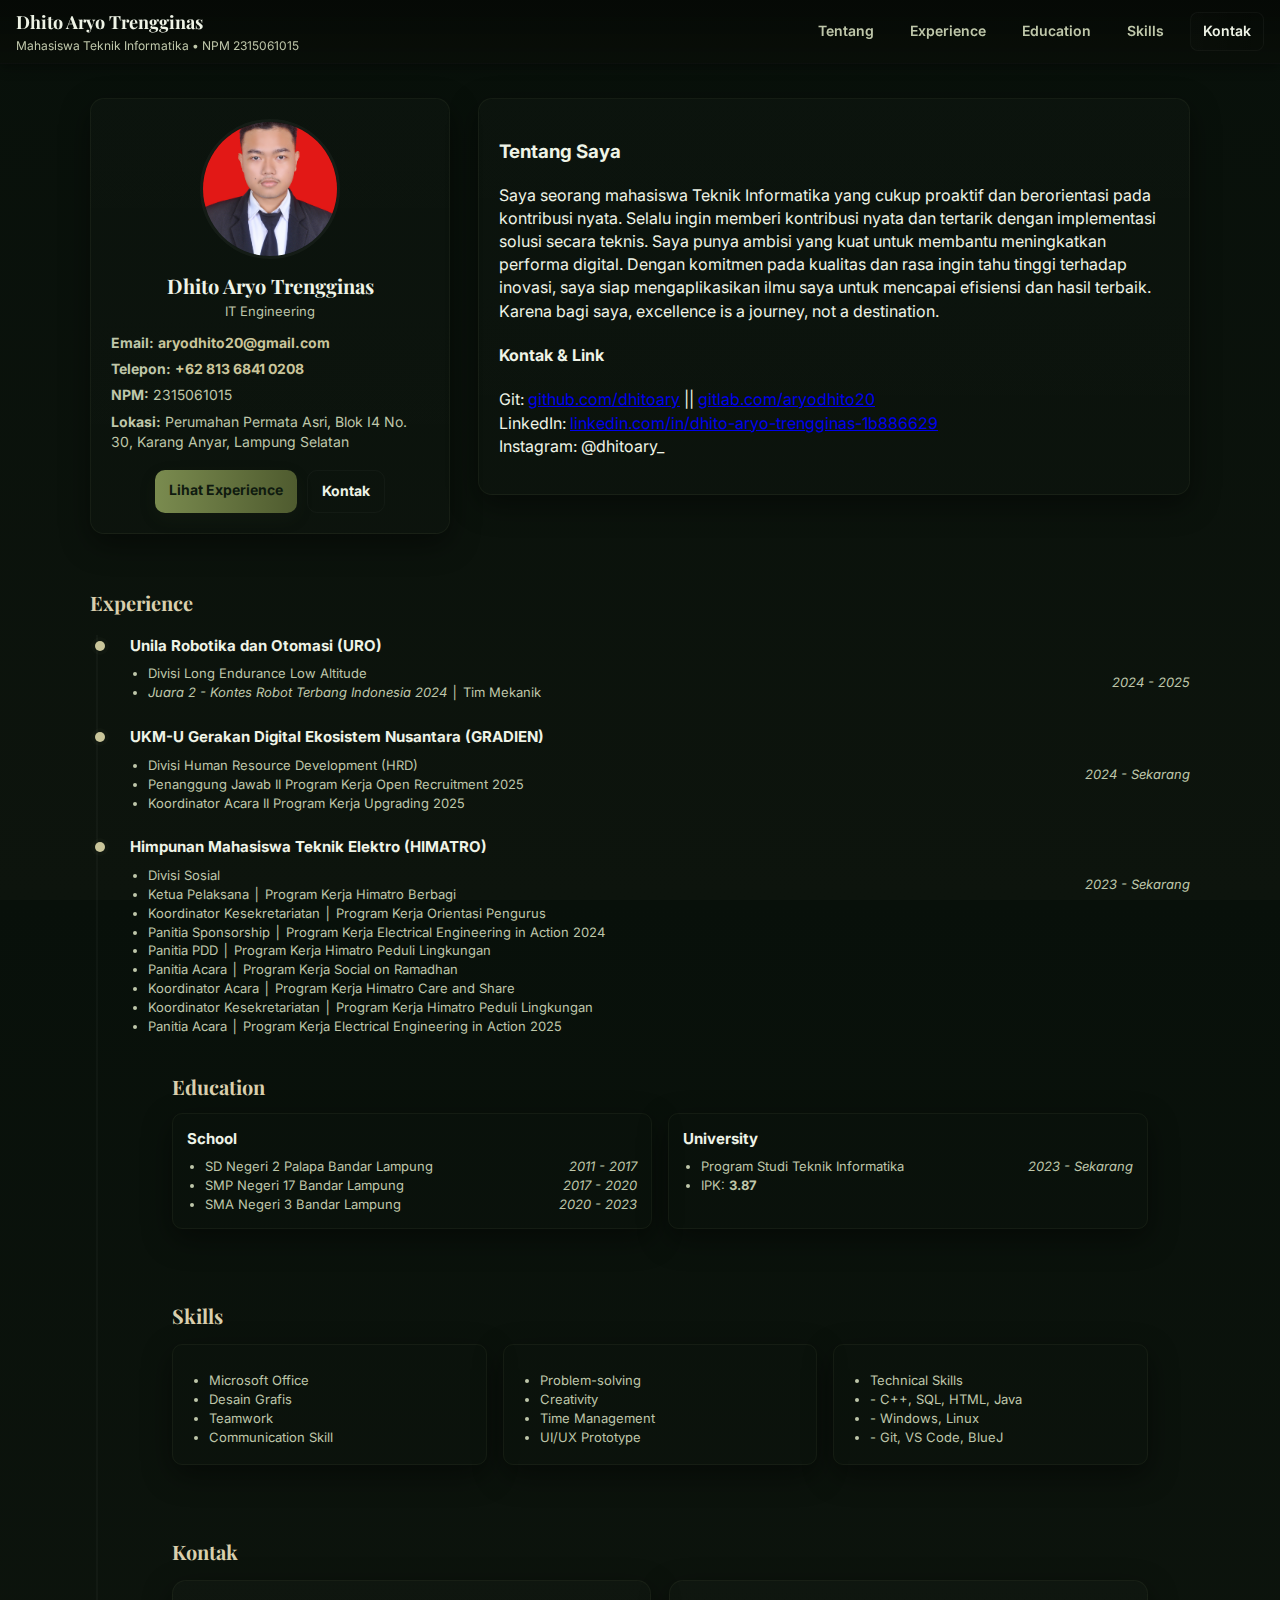
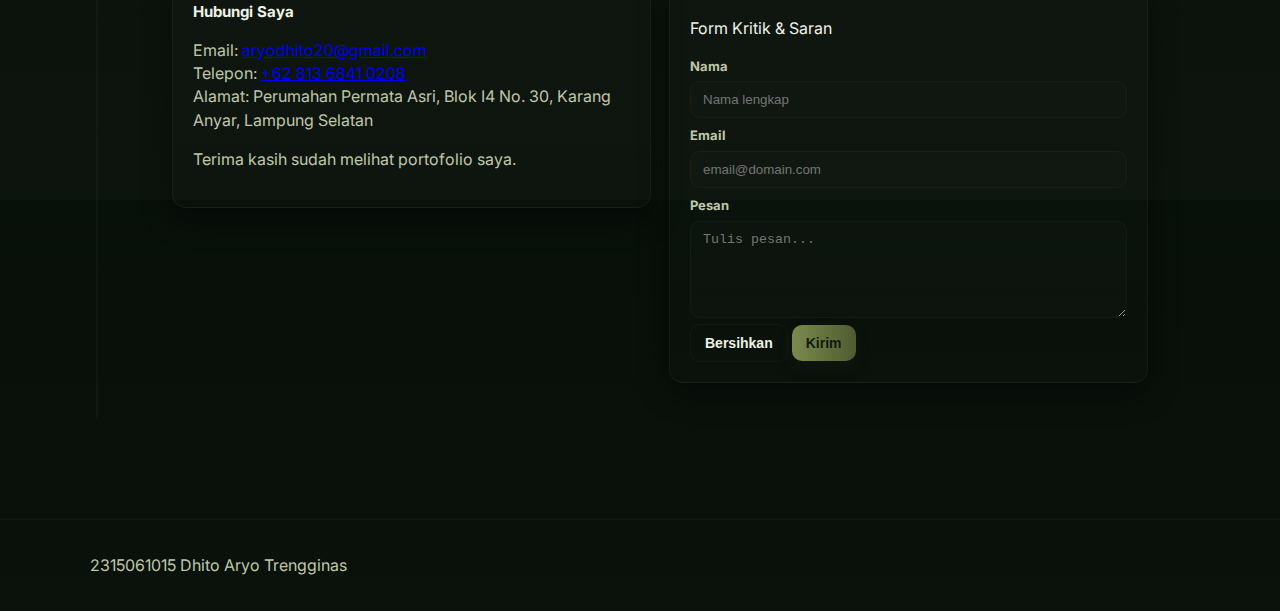
<file: DhitoAryoT_Portofolio.html>
<!doctype html>
<html lang="id">
<head>
  <meta charset="utf-8" />
  <meta name="viewport" content="width=device-width,initial-scale=1" />
  <title>Portofolio — Dhito Aryo Trengginas</title>

  <link href="https://fonts.googleapis.com/css2?family=Inter:wght@300;400;600;800&family=Playfair+Display:wght@400;700&display=swap" rel="stylesheet">
  <link rel="stylesheet" href="styles.css">
</head>
<body>

  <header class="site-header">
    <div class="container header-inner">
      <div class="brand">
        <h1>Dhito Aryo Trengginas</h1>
        <p class="role">Mahasiswa Teknik Informatika • NPM 2315061015</p>
      </div>

      <nav class="nav">
        <a href="#about">Tentang</a>
        <a href="#experience">Experience</a>
        <a href="#education">Education</a>
        <a href="#skills">Skills</a>
        <a href="#contact" class="cta">Kontak</a>
      </nav>
    </div>
  </header>

  <main>
    <section class="hero">
      <div class="container hero-grid">
        <div class="hero-card glass">
          <img src="Images/DHITO ARYO.JPG" alt="Foto Dhito Aryo" class="profile-photo">
          <h2>Dhito Aryo Trengginas</h2>
          <p class="hero-sub">IT Engineering</p>

          <ul class="quick-info">
            <li><strong>Email:</strong> <a href="mailto:aryodhito20@gmail.com">aryodhito20@gmail.com</a></li>
            <li><strong>Telepon:</strong> <a href="tel:+6281368410208">+62 813 6841 0208</a></li>
            <li><strong>NPM:</strong> 2315061015</li>
            <li><strong>Lokasi:</strong> Perumahan Permata Asri, Blok I4 No. 30, Karang Anyar, Lampung Selatan</li>
          </ul>

          <div class="hero-actions">
            <a href="#experience" class="button primary">Lihat Experience</a>
            <a href="#contact" class="button ghost">Kontak</a>
          </div>
        </div>

        <div id="about" class="bio glass">
          <h3>Tentang Saya</h3>
          <p>
            Saya seorang mahasiswa Teknik Informatika yang cukup proaktif dan berorientasi pada kontribusi nyata.
            Selalu ingin memberi kontribusi nyata dan tertarik dengan implementasi solusi secara teknis.
            Saya punya ambisi yang kuat untuk membantu meningkatkan performa digital. Dengan komitmen pada kualitas
            dan rasa ingin tahu tinggi terhadap inovasi, saya siap mengaplikasikan ilmu saya untuk mencapai efisiensi
            dan hasil terbaik. Karena bagi saya, excellence is a journey, not a destination.
          </p>

          <h4>Kontak & Link</h4>
          <p class="muted">
            Git: <a href="https://github.com/dhitoary" target="_blank" rel="noopener">github.com/dhitoary</a> ||
            <a href="https://gitlab.com/aryodhito20" target="_blank" rel="noopener">gitlab.com/aryodhito20</a><br>
            LinkedIn: <a href="https://www.linkedin.com/in/dhito-aryo-trengginas-1b886629" target="_blank" rel="noopener">linkedin.com/in/dhito-aryo-trengginas-1b886629</a><br>
            Instagram: <span class="muted">@dhitoary_</span>
          </p>
        </div>
      </div>
    </section>

    <section id="experience" class="container section">
      <h2 class="section-title">Experience</h2>

      <div class="timeline">
        <div class="item">
          <div class="dot"></div>
          <div class="content">
            <h3>Unila Robotika dan Otomasi (URO)</h3>
            <p class="period">2024 - 2025</p>
            <ul>
              <li>Divisi Long Endurance Low Altitude</li>
              <li><em>Juara 2 - Kontes Robot Terbang Indonesia 2024</em> │ Tim Mekanik</li>
            </ul>
          </div>
        </div>

        <div class="item">
          <div class="dot"></div>
          <div class="content">
            <h3>UKM-U Gerakan Digital Ekosistem Nusantara (GRADIEN)</h3>
            <p class="period">2024 - Sekarang</p>
            <ul>
              <li>Divisi Human Resource Development (HRD)</li>
              <li>Penanggung Jawab II Program Kerja Open Recruitment 2025</li>
              <li>Koordinator Acara II Program Kerja Upgrading 2025</li>
            </ul>
          </div>
        </div>

        <div class="item">
          <div class="dot"></div>
          <div class="content">
            <h3>Himpunan Mahasiswa Teknik Elektro (HIMATRO)</h3>
            <p class="period">2023 - Sekarang</p>
            <ul>
              <li>Divisi Sosial</li>
              <li>Ketua Pelaksana │ Program Kerja Himatro Berbagi</li>
              <li>Koordinator Kesekretariatan │ Program Kerja Orientasi Pengurus</li>
              <li>Panitia Sponsorship │ Program Kerja Electrical Engineering in Action 2024</li>
              <li>Panitia PDD │ Program Kerja Himatro Peduli Lingkungan</li>
              <li>Panitia Acara │ Program Kerja Social on Ramadhan</li>
              <li>Koordinator Acara │ Program Kerja Himatro Care and Share</li>
              <li>Koordinator Kesekretariatan │ Program Kerja Himatro Peduli Lingkungan</li>
              <li>Panitia Acara │ Program Kerja Electrical Engineering in Action 2025</li>
            </ul>
          </div>
    <section id="education" class="container section">
      <h2 class="section-title">Education</h2>

      <div class="education-list">
        <div class="edu glass">
          <h3>School</h3>
          <ul>
            <li>SD Negeri 2 Palapa Bandar Lampung <span class="period">2011 - 2017</span></li>
            <li>SMP Negeri 17 Bandar Lampung <span class="period">2017 - 2020</span></li>
            <li>SMA Negeri 3 Bandar Lampung <span class="period">2020 - 2023</span></li>
          </ul>
        </div>

        <div class="edu glass">
          <h3>University</h3>
          <ul>
            <li>Program Studi Teknik Informatika <span class="period">2023 - Sekarang</span></li>
            <li>IPK: <strong>3.87</strong></li>
          </ul>
        </div>
      </div>
    </section>

    <section id="skills" class="container section">
      <h2 class="section-title">Skills</h2>

      <div class="skills-grid">
        <div class="skill glass">
          <ul>
            <li>Microsoft Office</li>
            <li>Desain Grafis</li>
            <li>Teamwork</li>
            <li>Communication Skill</li>
          </ul>
        </div>

        <div class="skill glass">
          <ul>
            <li>Problem-solving</li>
            <li>Creativity</li>
            <li>Time Management</li>
            <li>UI/UX Prototype</li>
          </ul>
        </div>

        <div class="skill glass">
          <ul>
            <li>Technical Skills</li>
            <li>- C++, SQL, HTML, Java</li>
            <li>- Windows, Linux</li>
            <li>- Git, VS Code, BlueJ</li>
          </ul>
        </div>
      </div>
    </section>

    <section id="contact" class="container section contact-section">
      <h2 class="section-title">Kontak</h2>

      <div class="contact-grid">
        <div class="contact-info glass">
          <h3>Hubungi Saya</h3>
          <p class="muted">
            Email: <a href="mailto:aryodhito20@gmail.com">aryodhito20@gmail.com</a><br>
            Telepon: <a href="tel:+6281368410208">+62 813 6841 0208</a><br>
            Alamat: Perumahan Permata Asri, Blok I4 No. 30, Karang Anyar, Lampung Selatan
          </p>
          <p class="muted small">Terima kasih sudah melihat portofolio saya.</p>
        </div>

        <div class="contact-form glass">
          <p class="muted small">Form Kritik & Saran</p>
          <label for="name">Nama</label>
          <input id="name" name="name" placeholder="Nama lengkap">

          <label for="email">Email</label>
          <input id="email" name="email" type="email" placeholder="email@domain.com">

          <label for="message">Pesan</label>
          <textarea id="message" name="message" rows="5" placeholder="Tulis pesan..."></textarea>

          <div class="form-actions">
            <button class="button ghost" type="reset">Bersihkan</button>
            <button class="button primary" type="button">Kirim</button>
          </div>
        </div>
      </div>
    </section>
  </main>

  <footer class="site-footer">
    <div class="container footer-inner">
      <p>2315061015    Dhito Aryo Trengginas</p>
    </div>
  </footer>

</body>
</html>
</file>
<file: styles.css>
:root{
  --header-h: 64px;
  --bg-dark: #0d140d;       
  --bg-darker: #08100a;   
  --olive-1: #7a8b4f;
  --olive-2: #4f5b2f;
  --khaki: #c9c59a;
  --sand: #d9cfad;
  --card-bg: rgba(255,255,255,0.02);
  --glass-border: rgba(150,160,120,0.08);
  --text: #eef3e6;
  --muted: #bfc7aa;
  --radius: 14px;
  --max-width: 1100px;
}

*{box-sizing:border-box}
html,body{height:100%; margin:0; padding:0}
body{
  font-family: "Inter", system-ui, -apple-system, "Segoe UI", Roboto, "Helvetica Neue", Arial;
  background: linear-gradient(180deg, var(--bg-darker) 0%, var(--bg-dark) 100%);
  color:var(--text);
  -webkit-font-smoothing:antialiased;
  -moz-osx-font-smoothing:grayscale;
  line-height:1.45;
  padding-top: var(--header-h);
}

.container{
  width: min(92%, var(--max-width));
  margin: 0 auto;
}

.site-header{
  position: fixed;
  top: 0;
  left: 0;
  right: 0;
  height: var(--header-h);
  display:flex;
  align-items:center;
  z-index:60;
  background: linear-gradient(180deg, rgba(5,8,5,0.88), rgba(10,14,8,0.65));
  border-bottom: 1px solid rgba(255,255,255,0.03);
  backdrop-filter: blur(4px);
  -webkit-backdrop-filter: blur(4px);
  box-shadow: 0 2px 12px rgba(0,0,0,0.45);
}

.header-inner{
  display:flex;
  gap:1rem;
  align-items:center;
  justify-content:space-between;
  width:100%;
  padding: 0 16px;
}
.brand h1{
  margin:0;
  font-family: "Playfair Display", serif;
  font-size:18px;
  color:var(--text);
}
.brand .role{
  margin:2px 0 0 0;
  color:var(--muted);
  font-size:12px;
}

.nav{
  display:flex;
  gap:8px;
  align-items:center;
}
.nav a{
  color:var(--muted);
  text-decoration:none;
  margin-left:8px;
  font-weight:600;
  font-size:14px;
  padding:8px 10px;
  border-radius:8px;
}
.nav a:hover{
  color:var(--text);
  background: rgba(120,140,80,0.06);
  box-shadow: inset 0 -1px 0 rgba(0,0,0,0.2);
}
.nav .cta{
  border:1px solid rgba(255,255,255,0.04);
  padding:8px 12px;
  background: linear-gradient(90deg, rgba(255,255,255,0.01), transparent);
  color:var(--text);
}

.hero{
  padding: 34px 0 18px;
}
.hero-grid{
  display:grid;
  grid-template-columns: 360px 1fr;
  gap:28px;
  align-items:start;
}

.glass{
  background: linear-gradient(180deg, rgba(255,255,255,0.015), rgba(255,255,255,0.008));
  border:1px solid var(--glass-border);
  border-radius:var(--radius);
  padding:20px;
  box-shadow: 0 10px 30px rgba(0,0,0,0.45);
  color:var(--text);
}

.hero-card{ text-align:center; }
.profile-photo{
  width:140px;
  height:140px;
  object-fit:cover;
  border-radius:50%;
  border:3px solid rgba(255,255,255,0.04);
  display:block;
  margin:0 auto 12px;
}
.hero-card h2{
  margin:6px 0 2px;
  font-family: "Playfair Display", serif;
  font-size:20px;
  color:var(--text);
}
.hero-sub{ color:var(--muted); font-size:13px; margin:0 0 12px;}
.quick-info{ list-style:none; padding:0; margin:8px 0 18px; text-align:left; font-size:14px;}
.quick-info li{ margin:6px 0; color:var(--muted); }
.quick-info a{ color:var(--khaki); text-decoration:none; font-weight:700 }

.hero-actions{ display:flex; gap:10px; justify-content:center; margin-top:8px;}
.button{
  display:inline-block;
  padding:10px 14px;
  border-radius:10px;
  text-decoration:none;
  font-weight:700;
  font-size:14px;
  border:none;
  cursor:pointer;
}
.button.primary{
  background:linear-gradient(90deg,var(--olive-1),var(--olive-2));
  color:#0f1a0f;
  box-shadow: 0 6px 18px rgba(60,70,36,0.10);
}
.button.ghost{
  background:transparent;
  border:1px solid rgba(255,255,255,0.03);
  color:var(--text);
}

.section{ padding:36px 0; color:var(--text) }
.section-title{
  margin:0 0 12px;
  font-family: "Playfair Display", serif;
  font-size:20px;
  color:var(--sand);
}

.timeline{
  position: relative;
  margin-left: 6px;
  padding-left: 18px;
  border-left: 2px solid rgba(255,255,255,0.03);
}
.timeline .item{
  position: relative;
  margin: 18px 0 24px 0;
  padding-left: 14px;
}
.timeline .item .dot{
  width: 10px;
  height: 10px;
  background: var(--khaki);
  border-radius: 50%;
  position: absolute;
  left: -21px;
  top: 6px;
  box-shadow: 0 0 0 4px rgba(170,170,140,0.03);
}
.timeline .item h3{
  margin: 0 0 4px 0;
  font-size: 15px;
  color:var(--text);
}
.timeline .item .period{
  float: right;
  color: var(--muted);
  font-size: 13px;
  font-style: italic;
}
.timeline .item ul{
  margin: 8px 0 0 0;
  padding-left: 18px;
  color: var(--muted);
  line-height: 1.45;
  font-size: 13px;
}

.education-list{
  display:grid;
  grid-template-columns: 1fr 1fr;
  gap:16px;
  margin-top: 12px;
}
.edu{ padding:14px; background:transparent; border-radius:10px; }
.edu h3{ margin:0 0 8px 0; font-size:16px; color:var(--sand) }
.edu ul{ margin:0; padding-left:18px; color:var(--muted); font-size:13px; line-height:1.5; }
.edu .period{ color:var(--muted); float:right; font-style:italic; font-size:13px }

.skills-grid{
  display:grid;
  grid-template-columns: repeat(3,1fr);
  gap:16px;
  margin-top:14px;
}
.skill{ padding:18px; text-align:left; color:var(--muted); background:transparent; border-radius:10px; }
.skill ul{ margin:0; padding-left:18px; line-height:1.6 }

.contact-grid{ display:grid; grid-template-columns: 1fr 1fr; gap:18px; margin-top:14px; align-items:start; }
.contact-info{ color:var(--muted) }
.contact-form label{ display:block; margin-top:8px; font-weight:700; font-size:13px; color:var(--muted) }
.contact-form input,
.contact-form textarea{
  width:100%;
  padding:10px 12px;
  margin-top:6px;
  border-radius:10px;
  border:1px solid rgba(255,255,255,0.03);
  background: rgba(255,255,255,0.01);
  color:var(--text);
  outline:none;
  resize:vertical;
}

.site-footer{
  padding:18px 0;
  margin-top:40px;
  border-top:1px solid rgba(255,255,255,0.03);
  color:var(--muted);
}
.footer-inner{ display:flex; gap:10px; align-items:center; justify-content:space-between; }

@media (max-width:1000px){
  .hero-grid{ grid-template-columns: 1fr; }
  .skills-grid{ grid-template-columns: repeat(2,1fr); }
  .education-list{ grid-template-columns: 1fr; }
  .contact-grid{ grid-template-columns: 1fr; }
}
@media (max-width:760px){
  .nav{ display:none; }
  body{ padding-top: calc(var(--header-h) + 8px); }
  .profile-photo{ width:120px; height:120px; }
  .skills-grid{ grid-template-columns: 1fr; }
}
</file>
